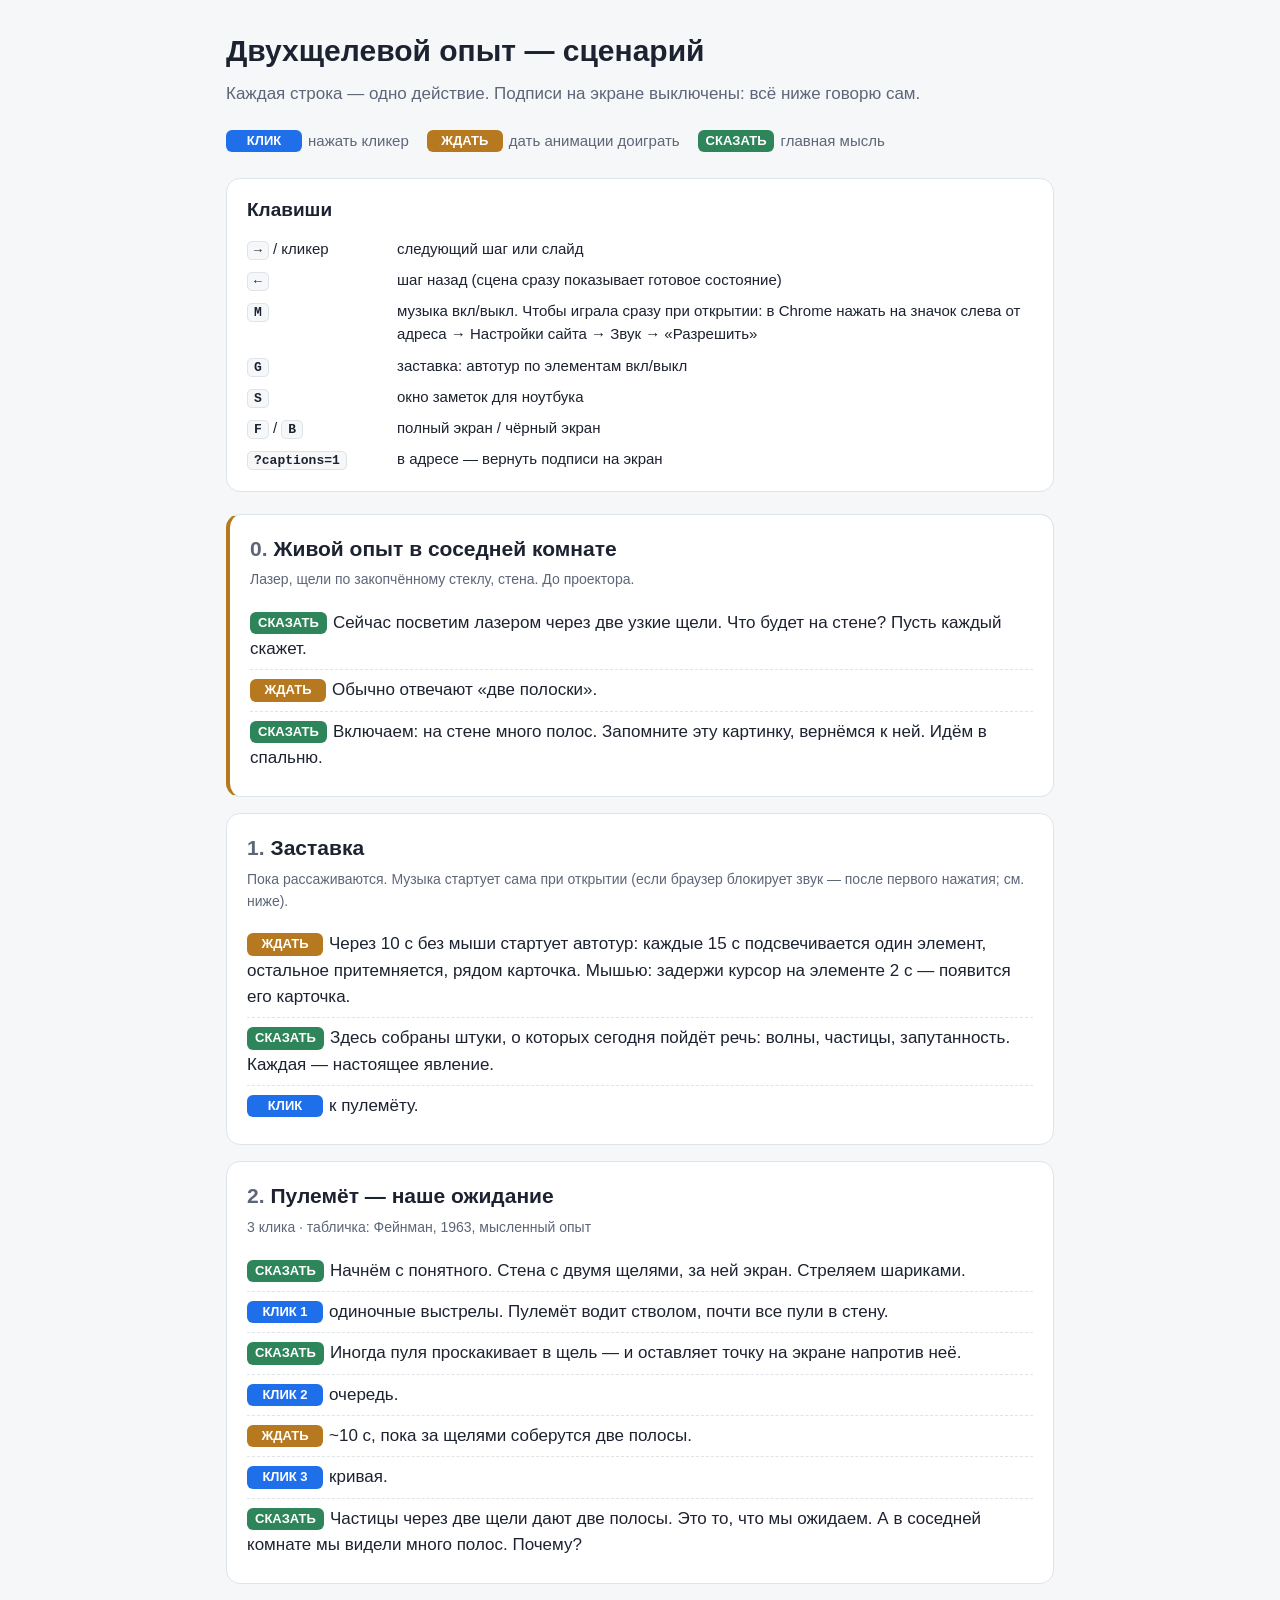
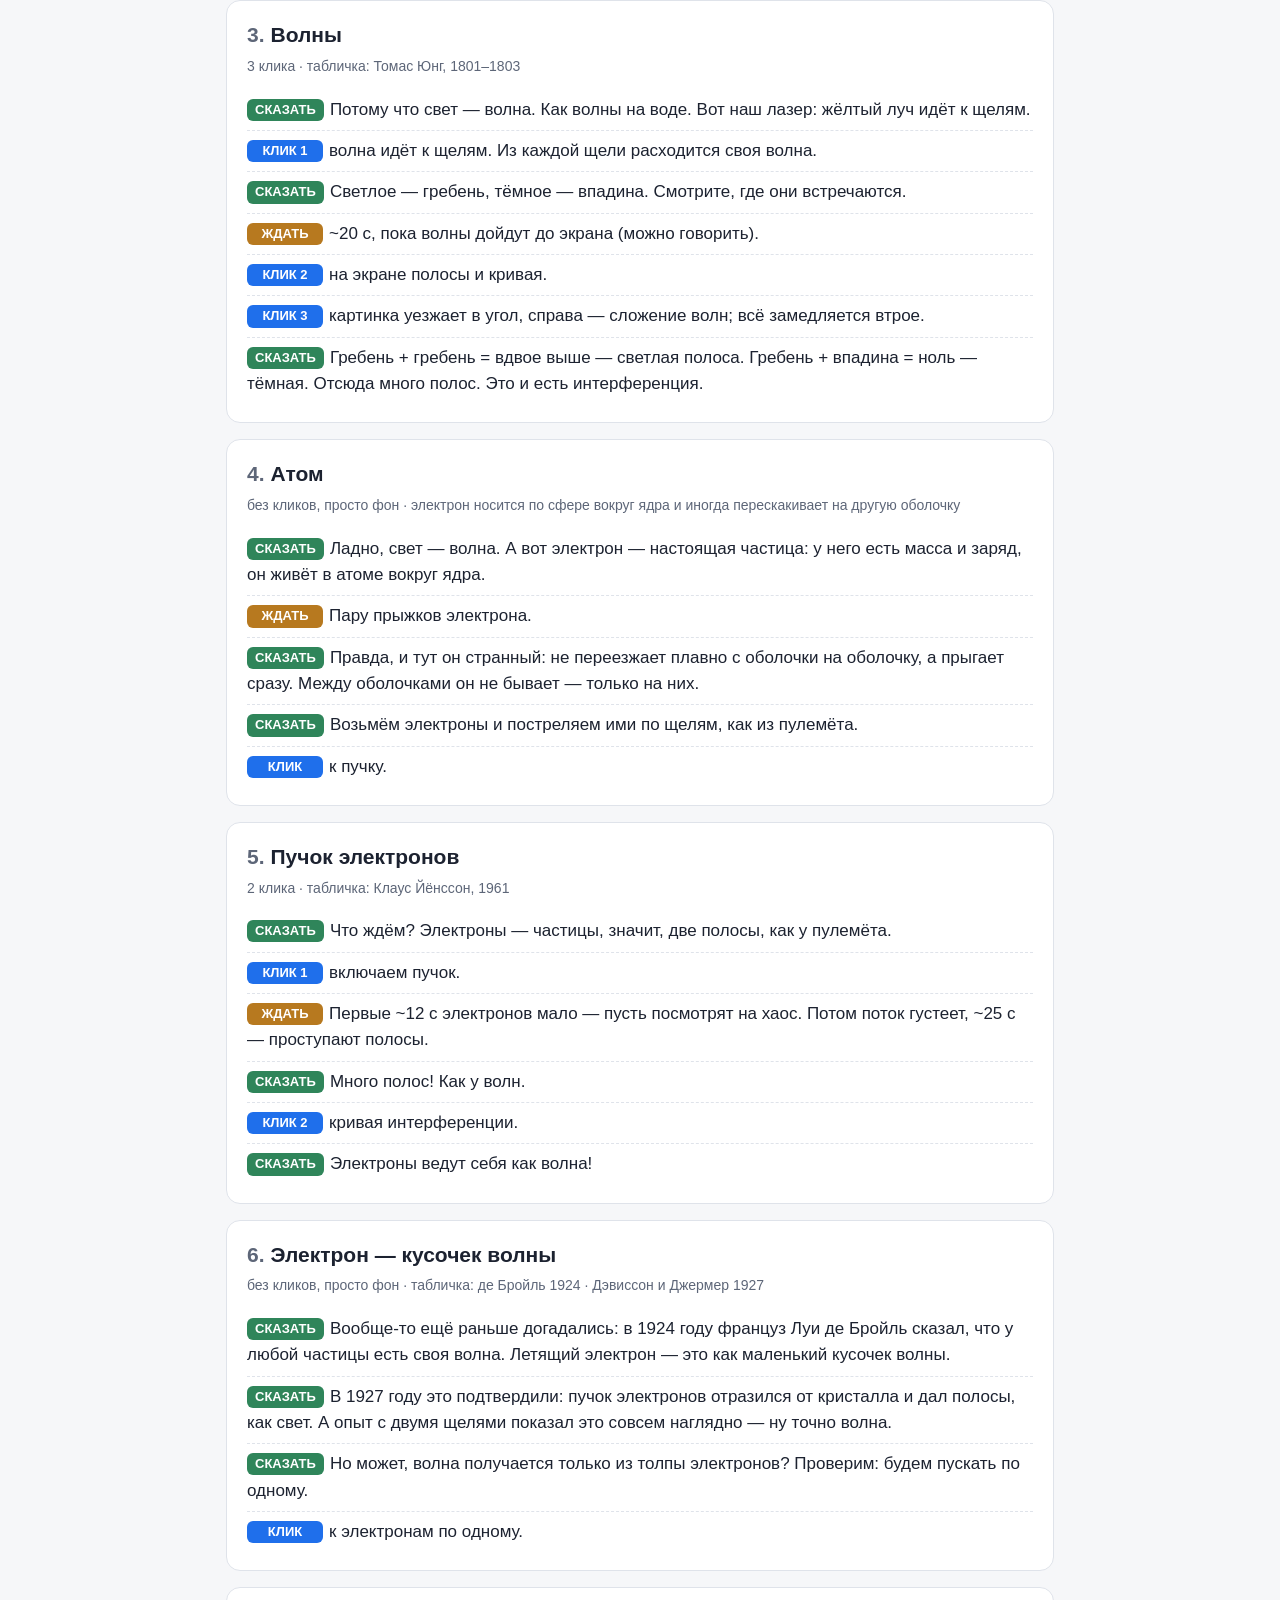
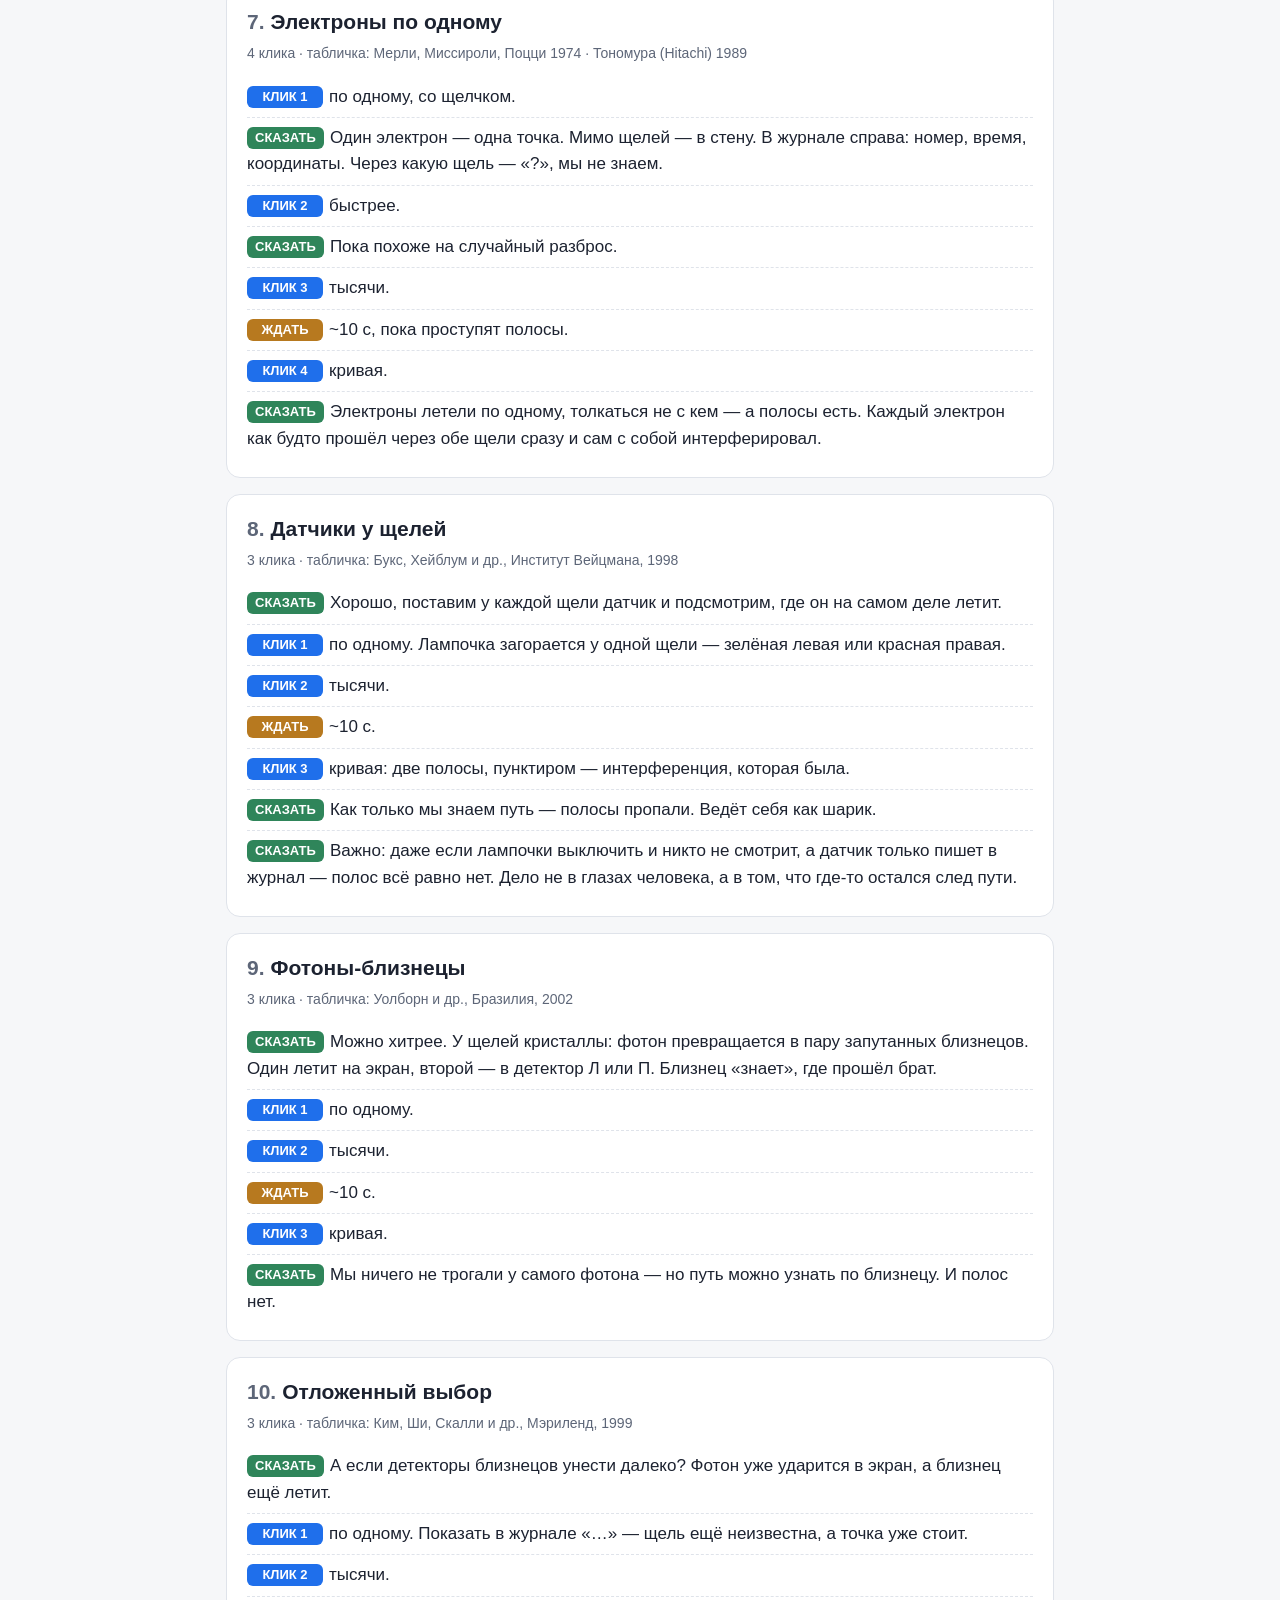
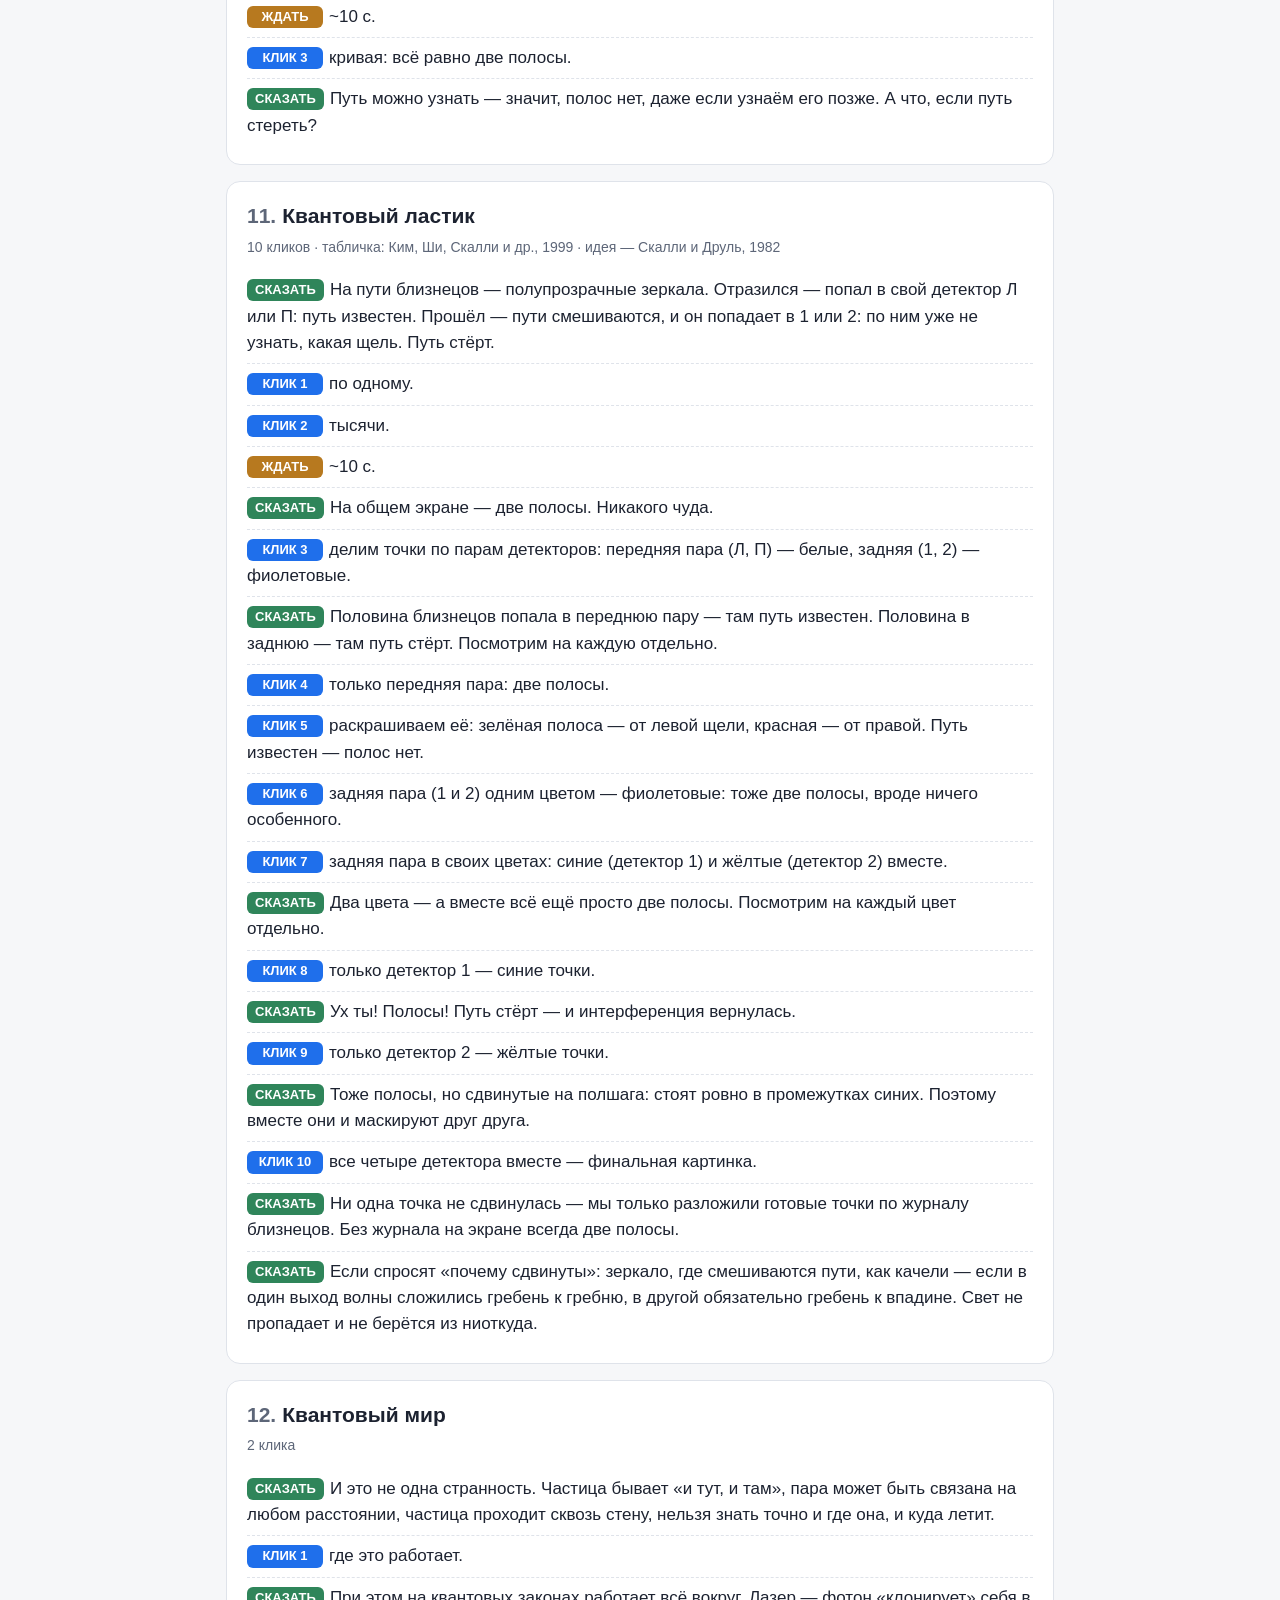
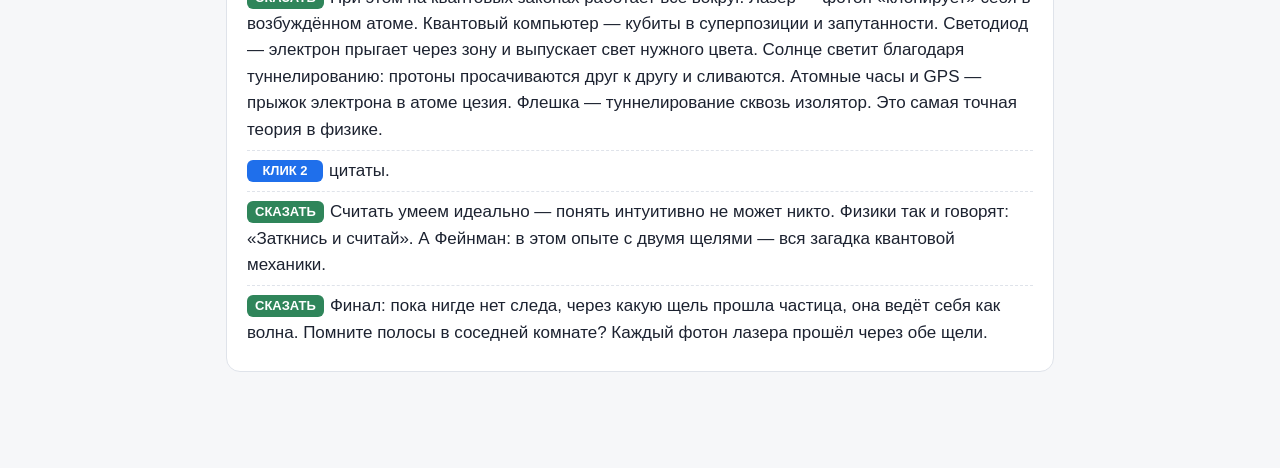
<file: script.html>
<!doctype html>
<html lang="ru">
<head>
<meta charset="utf-8">
<meta name="viewport" content="width=device-width, initial-scale=1">
<title>Сценарий выступления</title>
<style>
  :root {
    --bg: #f6f7f9; --card: #ffffff; --ink: #1c2230; --muted: #5d6678; --line: #dfe3ea;
    --click: #1f6feb; --wait: #b7791f; --say: #2f855a; --key: #6b46c1;
  }
  @media (prefers-color-scheme: dark) {
    :root:not([data-theme="light"]) {
      --bg: #0d1117; --card: #161b22; --ink: #e6edf3; --muted: #9aa5b5; --line: #2a313c;
      --click: #58a6ff; --wait: #e3b341; --say: #56d364; --key: #b392f0;
    }
  }
  * { box-sizing: border-box; }
  body {
    margin: 0; background: var(--bg); color: var(--ink);
    font: 17px/1.55 -apple-system, "Segoe UI", Roboto, Helvetica, Arial, sans-serif;
  }
  main { max-width: 860px; margin: 0 auto; padding: 28px 16px 80px; }
  h1 { font-size: 30px; margin: 0 0 6px; }
  .sub { color: var(--muted); margin: 0 0 22px; }
  .legend { display: flex; flex-wrap: wrap; gap: 10px 18px; margin: 0 0 26px; font-size: 15px; color: var(--muted); }
  .tag { display: inline-block; min-width: 76px; padding: 1px 8px; border-radius: 6px; font-size: 13px; font-weight: 700;
         text-align: center; color: #fff; vertical-align: 1px; margin-right: 6px; }
  .t-click { background: var(--click); } .t-wait { background: var(--wait); } .t-say { background: var(--say); }
  .t-key { background: var(--key); }
  section { background: var(--card); border: 1px solid var(--line); border-radius: 14px; padding: 18px 20px; margin: 0 0 16px; }
  section h2 { margin: 0 0 4px; font-size: 21px; }
  section h2 .n { color: var(--muted); font-weight: 600; margin-right: 6px; }
  .meta { color: var(--muted); font-size: 14px; margin: 0 0 12px; }
  ol { margin: 0; padding: 0; list-style: none; }
  li { padding: 7px 0; border-top: 1px dashed var(--line); }
  li:first-child { border-top: 0; }
  .keys { background: var(--card); border: 1px solid var(--line); border-radius: 14px; padding: 16px 20px; margin: 0 0 22px; }
  .keys h2 { margin: 0 0 8px; font-size: 19px; }
  .keys table { border-collapse: collapse; width: 100%; font-size: 15px; }
  .keys td { padding: 4px 8px 4px 0; vertical-align: top; }
  .keys td:first-child { white-space: nowrap; width: 150px; }
  kbd { font: 600 13px ui-monospace, Menlo, Consolas, monospace; padding: 1px 6px; border: 1px solid var(--line); border-radius: 5px; background: var(--bg); }
  .live { border-left: 4px solid var(--wait); }
  @media print { body { background: #fff; } section, .keys { break-inside: avoid; } }
</style>
</head>
<body>
<main>
  <h1>Двухщелевой опыт — сценарий</h1>
  <p class="sub">Каждая строка — одно действие. Подписи на экране выключены: всё ниже говорю сам.</p>

  <div class="legend">
    <span><span class="tag t-click">КЛИК</span>нажать кликер</span>
    <span><span class="tag t-wait">ЖДАТЬ</span>дать анимации доиграть</span>
    <span><span class="tag t-say">СКАЗАТЬ</span>главная мысль</span>
  </div>

  <div class="keys">
    <h2>Клавиши</h2>
    <table>
      <tr><td><kbd>→</kbd> / кликер</td><td>следующий шаг или слайд</td></tr>
      <tr><td><kbd>←</kbd></td><td>шаг назад (сцена сразу показывает готовое состояние)</td></tr>
      <tr><td><kbd>M</kbd></td><td>музыка вкл/выкл. Чтобы играла сразу при открытии: в Chrome нажать на значок слева от адреса → Настройки сайта → Звук → «Разрешить»</td></tr>
      <tr><td><kbd>G</kbd></td><td>заставка: автотур по элементам вкл/выкл</td></tr>
      <tr><td><kbd>S</kbd></td><td>окно заметок для ноутбука</td></tr>
      <tr><td><kbd>F</kbd> / <kbd>B</kbd></td><td>полный экран / чёрный экран</td></tr>
      <tr><td><kbd>?captions=1</kbd></td><td>в адресе — вернуть подписи на экран</td></tr>
    </table>
  </div>

  <section class="live">
    <h2><span class="n">0.</span>Живой опыт в соседней комнате</h2>
    <p class="meta">Лазер, щели по закопчённому стеклу, стена. До проектора.</p>
    <ol>
      <li><span class="tag t-say">СКАЗАТЬ</span>Сейчас посветим лазером через две узкие щели. Что будет на стене? Пусть каждый скажет.</li>
      <li><span class="tag t-wait">ЖДАТЬ</span>Обычно отвечают «две полоски».</li>
      <li><span class="tag t-say">СКАЗАТЬ</span>Включаем: на стене много полос. Запомните эту картинку, вернёмся к ней. Идём в спальню.</li>
    </ol>
  </section>

  <section>
    <h2><span class="n">1.</span>Заставка</h2>
    <p class="meta">Пока рассаживаются. Музыка стартует сама при открытии (если браузер блокирует звук — после первого нажатия; см. ниже).</p>
    <ol>
      <li><span class="tag t-wait">ЖДАТЬ</span>Через 10 с без мыши стартует автотур: каждые 15 с подсвечивается один элемент, остальное притемняется, рядом карточка. Мышью: задержи курсор на элементе 2 с — появится его карточка.</li>
      <li><span class="tag t-say">СКАЗАТЬ</span>Здесь собраны штуки, о которых сегодня пойдёт речь: волны, частицы, запутанность. Каждая — настоящее явление.</li>
      <li><span class="tag t-click">КЛИК</span>к пулемёту.</li>
    </ol>
  </section>

  <section>
    <h2><span class="n">2.</span>Пулемёт — наше ожидание</h2>
    <p class="meta">3 клика · табличка: Фейнман, 1963, мысленный опыт</p>
    <ol>
      <li><span class="tag t-say">СКАЗАТЬ</span>Начнём с понятного. Стена с двумя щелями, за ней экран. Стреляем шариками.</li>
      <li><span class="tag t-click">КЛИК 1</span>одиночные выстрелы. Пулемёт водит стволом, почти все пули в стену.</li>
      <li><span class="tag t-say">СКАЗАТЬ</span>Иногда пуля проскакивает в щель — и оставляет точку на экране напротив неё.</li>
      <li><span class="tag t-click">КЛИК 2</span>очередь.</li>
      <li><span class="tag t-wait">ЖДАТЬ</span>~10 с, пока за щелями соберутся две полосы.</li>
      <li><span class="tag t-click">КЛИК 3</span>кривая.</li>
      <li><span class="tag t-say">СКАЗАТЬ</span>Частицы через две щели дают две полосы. Это то, что мы ожидаем. А в соседней комнате мы видели много полос. Почему?</li>
    </ol>
  </section>

  <section>
    <h2><span class="n">3.</span>Волны</h2>
    <p class="meta">3 клика · табличка: Томас Юнг, 1801–1803</p>
    <ol>
      <li><span class="tag t-say">СКАЗАТЬ</span>Потому что свет — волна. Как волны на воде. Вот наш лазер: жёлтый луч идёт к щелям.</li>
      <li><span class="tag t-click">КЛИК 1</span>волна идёт к щелям. Из каждой щели расходится своя волна.</li>
      <li><span class="tag t-say">СКАЗАТЬ</span>Светлое — гребень, тёмное — впадина. Смотрите, где они встречаются.</li>
      <li><span class="tag t-wait">ЖДАТЬ</span>~20 с, пока волны дойдут до экрана (можно говорить).</li>
      <li><span class="tag t-click">КЛИК 2</span>на экране полосы и кривая.</li>
      <li><span class="tag t-click">КЛИК 3</span>картинка уезжает в угол, справа — сложение волн; всё замедляется втрое.</li>
      <li><span class="tag t-say">СКАЗАТЬ</span>Гребень + гребень = вдвое выше — светлая полоса. Гребень + впадина = ноль — тёмная. Отсюда много полос. Это и есть интерференция.</li>
    </ol>
  </section>

  <section>
    <h2><span class="n">4.</span>Атом</h2>
    <p class="meta">без кликов, просто фон · электрон носится по сфере вокруг ядра и иногда перескакивает на другую оболочку</p>
    <ol>
      <li><span class="tag t-say">СКАЗАТЬ</span>Ладно, свет — волна. А вот электрон — настоящая частица: у него есть масса и заряд, он живёт в атоме вокруг ядра.</li>
      <li><span class="tag t-wait">ЖДАТЬ</span>Пару прыжков электрона.</li>
      <li><span class="tag t-say">СКАЗАТЬ</span>Правда, и тут он странный: не переезжает плавно с оболочки на оболочку, а прыгает сразу. Между оболочками он не бывает — только на них.</li>
      <li><span class="tag t-say">СКАЗАТЬ</span>Возьмём электроны и постреляем ими по щелям, как из пулемёта.</li>
      <li><span class="tag t-click">КЛИК</span>к пучку.</li>
    </ol>
  </section>

  <section>
    <h2><span class="n">5.</span>Пучок электронов</h2>
    <p class="meta">2 клика · табличка: Клаус Йёнссон, 1961</p>
    <ol>
      <li><span class="tag t-say">СКАЗАТЬ</span>Что ждём? Электроны — частицы, значит, две полосы, как у пулемёта.</li>
      <li><span class="tag t-click">КЛИК 1</span>включаем пучок.</li>
      <li><span class="tag t-wait">ЖДАТЬ</span>Первые ~12 с электронов мало — пусть посмотрят на хаос. Потом поток густеет, ~25 с — проступают полосы.</li>
      <li><span class="tag t-say">СКАЗАТЬ</span>Много полос! Как у волн.</li>
      <li><span class="tag t-click">КЛИК 2</span>кривая интерференции.</li>
      <li><span class="tag t-say">СКАЗАТЬ</span>Электроны ведут себя как волна!</li>
    </ol>
  </section>

  <section>
    <h2><span class="n">6.</span>Электрон — кусочек волны</h2>
    <p class="meta">без кликов, просто фон · табличка: де Бройль 1924 · Дэвиссон и Джермер 1927</p>
    <ol>
      <li><span class="tag t-say">СКАЗАТЬ</span>Вообще-то ещё раньше догадались: в 1924 году француз Луи де Бройль сказал, что у любой частицы есть своя волна. Летящий электрон — это как маленький кусочек волны.</li>
      <li><span class="tag t-say">СКАЗАТЬ</span>В 1927 году это подтвердили: пучок электронов отразился от кристалла и дал полосы, как свет. А опыт с двумя щелями показал это совсем наглядно — ну точно волна.</li>
      <li><span class="tag t-say">СКАЗАТЬ</span>Но может, волна получается только из толпы электронов? Проверим: будем пускать по одному.</li>
      <li><span class="tag t-click">КЛИК</span>к электронам по одному.</li>
    </ol>
  </section>

  <section>
    <h2><span class="n">7.</span>Электроны по одному</h2>
    <p class="meta">4 клика · табличка: Мерли, Миссироли, Поцци 1974 · Тономура (Hitachi) 1989</p>
    <ol>
      <li><span class="tag t-click">КЛИК 1</span>по одному, со щелчком.</li>
      <li><span class="tag t-say">СКАЗАТЬ</span>Один электрон — одна точка. Мимо щелей — в стену. В журнале справа: номер, время, координаты. Через какую щель — «?», мы не знаем.</li>
      <li><span class="tag t-click">КЛИК 2</span>быстрее.</li>
      <li><span class="tag t-say">СКАЗАТЬ</span>Пока похоже на случайный разброс.</li>
      <li><span class="tag t-click">КЛИК 3</span>тысячи.</li>
      <li><span class="tag t-wait">ЖДАТЬ</span>~10 с, пока проступят полосы.</li>
      <li><span class="tag t-click">КЛИК 4</span>кривая.</li>
      <li><span class="tag t-say">СКАЗАТЬ</span>Электроны летели по одному, толкаться не с кем — а полосы есть. Каждый электрон как будто прошёл через обе щели сразу и сам с собой интерферировал.</li>
    </ol>
  </section>

  <section>
    <h2><span class="n">8.</span>Датчики у щелей</h2>
    <p class="meta">3 клика · табличка: Букс, Хейблум и др., Институт Вейцмана, 1998</p>
    <ol>
      <li><span class="tag t-say">СКАЗАТЬ</span>Хорошо, поставим у каждой щели датчик и подсмотрим, где он на самом деле летит.</li>
      <li><span class="tag t-click">КЛИК 1</span>по одному. Лампочка загорается у одной щели — зелёная левая или красная правая.</li>
      <li><span class="tag t-click">КЛИК 2</span>тысячи.</li>
      <li><span class="tag t-wait">ЖДАТЬ</span>~10 с.</li>
      <li><span class="tag t-click">КЛИК 3</span>кривая: две полосы, пунктиром — интерференция, которая была.</li>
      <li><span class="tag t-say">СКАЗАТЬ</span>Как только мы знаем путь — полосы пропали. Ведёт себя как шарик.</li>
      <li><span class="tag t-say">СКАЗАТЬ</span>Важно: даже если лампочки выключить и никто не смотрит, а датчик только пишет в журнал — полос всё равно нет. Дело не в глазах человека, а в том, что где-то остался след пути.</li>
    </ol>
  </section>

  <section>
    <h2><span class="n">9.</span>Фотоны-близнецы</h2>
    <p class="meta">3 клика · табличка: Уолборн и др., Бразилия, 2002</p>
    <ol>
      <li><span class="tag t-say">СКАЗАТЬ</span>Можно хитрее. У щелей кристаллы: фотон превращается в пару запутанных близнецов. Один летит на экран, второй — в детектор Л или П. Близнец «знает», где прошёл брат.</li>
      <li><span class="tag t-click">КЛИК 1</span>по одному.</li>
      <li><span class="tag t-click">КЛИК 2</span>тысячи.</li>
      <li><span class="tag t-wait">ЖДАТЬ</span>~10 с.</li>
      <li><span class="tag t-click">КЛИК 3</span>кривая.</li>
      <li><span class="tag t-say">СКАЗАТЬ</span>Мы ничего не трогали у самого фотона — но путь можно узнать по близнецу. И полос нет.</li>
    </ol>
  </section>

  <section>
    <h2><span class="n">10.</span>Отложенный выбор</h2>
    <p class="meta">3 клика · табличка: Ким, Ши, Скалли и др., Мэриленд, 1999</p>
    <ol>
      <li><span class="tag t-say">СКАЗАТЬ</span>А если детекторы близнецов унести далеко? Фотон уже ударится в экран, а близнец ещё летит.</li>
      <li><span class="tag t-click">КЛИК 1</span>по одному. Показать в журнале «…» — щель ещё неизвестна, а точка уже стоит.</li>
      <li><span class="tag t-click">КЛИК 2</span>тысячи.</li>
      <li><span class="tag t-wait">ЖДАТЬ</span>~10 с.</li>
      <li><span class="tag t-click">КЛИК 3</span>кривая: всё равно две полосы.</li>
      <li><span class="tag t-say">СКАЗАТЬ</span>Путь можно узнать — значит, полос нет, даже если узнаём его позже. А что, если путь стереть?</li>
    </ol>
  </section>

  <section>
    <h2><span class="n">11.</span>Квантовый ластик</h2>
    <p class="meta">10 кликов · табличка: Ким, Ши, Скалли и др., 1999 · идея — Скалли и Друль, 1982</p>
    <ol>
      <li><span class="tag t-say">СКАЗАТЬ</span>На пути близнецов — полупрозрачные зеркала. Отразился — попал в свой детектор Л или П: путь известен. Прошёл — пути смешиваются, и он попадает в 1 или 2: по ним уже не узнать, какая щель. Путь стёрт.</li>
      <li><span class="tag t-click">КЛИК 1</span>по одному.</li>
      <li><span class="tag t-click">КЛИК 2</span>тысячи.</li>
      <li><span class="tag t-wait">ЖДАТЬ</span>~10 с.</li>
      <li><span class="tag t-say">СКАЗАТЬ</span>На общем экране — две полосы. Никакого чуда.</li>
      <li><span class="tag t-click">КЛИК 3</span>делим точки по парам детекторов: передняя пара (Л, П) — белые, задняя (1, 2) — фиолетовые.</li>
      <li><span class="tag t-say">СКАЗАТЬ</span>Половина близнецов попала в переднюю пару — там путь известен. Половина в заднюю — там путь стёрт. Посмотрим на каждую отдельно.</li>
      <li><span class="tag t-click">КЛИК 4</span>только передняя пара: две полосы.</li>
      <li><span class="tag t-click">КЛИК 5</span>раскрашиваем её: зелёная полоса — от левой щели, красная — от правой. Путь известен — полос нет.</li>
      <li><span class="tag t-click">КЛИК 6</span>задняя пара (1 и 2) одним цветом — фиолетовые: тоже две полосы, вроде ничего особенного.</li>
      <li><span class="tag t-click">КЛИК 7</span>задняя пара в своих цветах: синие (детектор 1) и жёлтые (детектор 2) вместе.</li>
      <li><span class="tag t-say">СКАЗАТЬ</span>Два цвета — а вместе всё ещё просто две полосы. Посмотрим на каждый цвет отдельно.</li>
      <li><span class="tag t-click">КЛИК 8</span>только детектор 1 — синие точки.</li>
      <li><span class="tag t-say">СКАЗАТЬ</span>Ух ты! Полосы! Путь стёрт — и интерференция вернулась.</li>
      <li><span class="tag t-click">КЛИК 9</span>только детектор 2 — жёлтые точки.</li>
      <li><span class="tag t-say">СКАЗАТЬ</span>Тоже полосы, но сдвинутые на полшага: стоят ровно в промежутках синих. Поэтому вместе они и маскируют друг друга.</li>
      <li><span class="tag t-click">КЛИК 10</span>все четыре детектора вместе — финальная картинка.</li>
      <li><span class="tag t-say">СКАЗАТЬ</span>Ни одна точка не сдвинулась — мы только разложили готовые точки по журналу близнецов. Без журнала на экране всегда две полосы.</li>
      <li><span class="tag t-say">СКАЗАТЬ</span>Если спросят «почему сдвинуты»: зеркало, где смешиваются пути, как качели — если в один выход волны сложились гребень к гребню, в другой обязательно гребень к впадине. Свет не пропадает и не берётся из ниоткуда.</li>
    </ol>
  </section>

  <section>
    <h2><span class="n">12.</span>Квантовый мир</h2>
    <p class="meta">2 клика</p>
    <ol>
      <li><span class="tag t-say">СКАЗАТЬ</span>И это не одна странность. Частица бывает «и тут, и там», пара может быть связана на любом расстоянии, частица проходит сквозь стену, нельзя знать точно и где она, и куда летит.</li>
      <li><span class="tag t-click">КЛИК 1</span>где это работает.</li>
      <li><span class="tag t-say">СКАЗАТЬ</span>При этом на квантовых законах работает всё вокруг. Лазер — фотон «клонирует» себя в возбуждённом атоме. Квантовый компьютер — кубиты в суперпозиции и запутанности. Светодиод — электрон прыгает через зону и выпускает свет нужного цвета. Солнце светит благодаря туннелированию: протоны просачиваются друг к другу и сливаются. Атомные часы и GPS — прыжок электрона в атоме цезия. Флешка — туннелирование сквозь изолятор. Это самая точная теория в физике.</li>
      <li><span class="tag t-click">КЛИК 2</span>цитаты.</li>
      <li><span class="tag t-say">СКАЗАТЬ</span>Считать умеем идеально — понять интуитивно не может никто. Физики так и говорят: «Заткнись и считай». А Фейнман: в этом опыте с двумя щелями — вся загадка квантовой механики.</li>
      <li><span class="tag t-say">СКАЗАТЬ</span>Финал: пока нигде нет следа, через какую щель прошла частица, она ведёт себя как волна. Помните полосы в соседней комнате? Каждый фотон лазера прошёл через обе щели.</li>
    </ol>
  </section>
</main>
</body>
</html>
</file>
